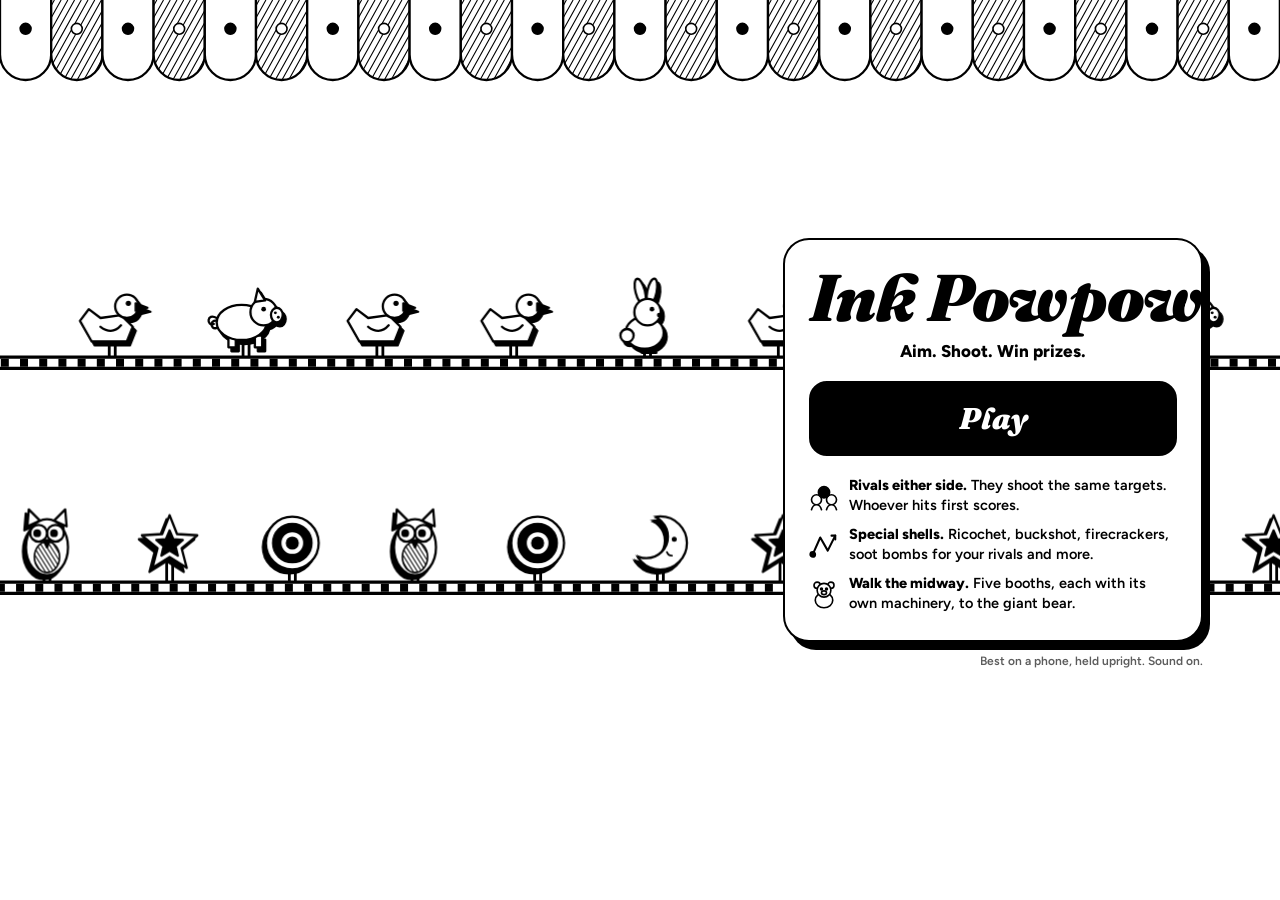
<file: index.html>
<!doctype html>
<html lang="en">
<head>
<meta charset="utf-8">
<meta name="viewport" content="width=device-width, initial-scale=1, viewport-fit=cover">
<title>Ink Powpow: aim, shoot, win prizes</title>
<meta name="description" content="A minimal ink-drawn fairground shooting gallery. Out-shoot the rivals either side of you, booth by booth, and win the giant bear.">
<meta name="theme-color" content="#ffffff">
<link rel="manifest" href="/manifest.webmanifest">
<link rel="icon" type="image/svg+xml" href="/icons/icon.svg">
<meta name="apple-mobile-web-app-capable" content="yes">
<meta name="mobile-web-app-capable" content="yes">
<meta name="apple-mobile-web-app-title" content="Ink Powpow">
<meta property="og:type" content="website">
<meta property="og:site_name" content="Ink Powpow">
<meta property="og:title" content="Ink Powpow">
<meta property="og:description" content="Aim. Shoot. Win prizes.">
<link rel="preconnect" href="https://fonts.googleapis.com">
<link rel="preconnect" href="https://fonts.gstatic.com" crossorigin>
<link href="https://fonts.googleapis.com/css2?family=Fraunces:ital,opsz,wght@1,9..144,900&family=Figtree:wght@600;800&display=swap" rel="stylesheet">
<style>
:root{--paper:#fff;--ink:#000;--soft:#5c5c5c;--display:"Fraunces",Georgia,serif;--ui:"Figtree",system-ui,-apple-system,"Segoe UI",sans-serif;color-scheme:light;box-sizing:border-box}
@media (prefers-color-scheme:dark){:root:not([data-theme="light"]){--paper:#fff;--ink:#000;--soft:#5c5c5c}}
:root[data-theme="dark"]{--paper:#fff;--ink:#000;--soft:#5c5c5c}
*,*::before,*::after{box-sizing:inherit}
html,body{margin:0;min-height:100%;background:var(--paper);color:var(--ink);font-family:var(--ui)}
canvas{position:fixed;inset:0;width:100%;height:100%;display:block;z-index:0}
main{position:relative;z-index:1;min-height:100vh;min-height:100dvh;display:grid;place-items:end center;align-content:end;padding:24px 16px calc(env(safe-area-inset-bottom,0px) + 18px)}
@media (min-aspect-ratio:1/1){main{place-items:center end;align-content:center;padding-right:6vw}}
.card{width:min(420px,100%);background:var(--paper);border:2.5px solid var(--ink);border-radius:26px;box-shadow:7px 8px 0 var(--ink);padding:26px 24px 22px;text-align:center;
  animation:in .8s cubic-bezier(.3,.7,.3,1) both .2s}
@keyframes in{0%{opacity:0;transform:translateY(60px) scale(.8,1.2)}55%{opacity:1;transform:translateY(-8px) scale(1.04,.96)}78%{transform:translateY(2px) scale(.99,1.01)}100%{transform:none}}
h1{font-family:var(--display);font-style:italic;font-weight:900;font-size:clamp(40px,11.5vw,66px);white-space:nowrap;line-height:.95;margin:0;letter-spacing:-.01em}
.tag{font-weight:800;font-size:17px;margin:12px 0 20px}
.play{display:block;width:100%;background:var(--ink);color:var(--paper);text-decoration:none;border-radius:18px;padding:17px 20px;font-family:var(--display);font-style:italic;font-weight:900;font-size:30px;
  border:2.5px solid var(--ink);transition:transform .22s cubic-bezier(.34,1.56,.64,1)}
.play:hover{transform:translateY(-2px)}
.play:active{transform:scale(1.04,.9)}
.play:focus-visible{outline:3px solid var(--ink);outline-offset:4px}
.feats{list-style:none;padding:0;margin:20px 0 4px;display:grid;gap:10px;text-align:left}
.feats li{display:grid;grid-template-columns:30px 1fr;gap:10px;align-items:center;font-weight:600;font-size:14.5px;line-height:1.35}
.feats svg{width:30px;height:30px}
.feats b{font-weight:800}
footer{margin-top:12px;font-size:12px;font-weight:600;color:var(--soft)}
@media (prefers-reduced-motion:reduce){.card{animation:none}}
</style>
</head>
<body>
<canvas id="c" aria-hidden="true"></canvas>
<main>
  <div class="card">
    <h1>Ink Powpow</h1>
    <p class="tag">Aim. Shoot. Win prizes.</p>
    <a class="play" href="/play/">Play</a>
    <ul class="feats">
      <li><svg viewBox="0 0 48 48" aria-hidden="true"><g fill="#fff" stroke="#000" stroke-width="2.6" stroke-linejoin="round" stroke-linecap="round"><circle cx="12" cy="30" r="8"/><circle cx="36" cy="30" r="8"/><circle cx="24" cy="18" r="9" fill="#000"/><path d="M4 46q2-8 8-8t8 8M28 46q2-8 8-8t8 8"/></g></svg><span><b>Rivals either side.</b> They shoot the same targets. Whoever hits first scores.</span></li>
      <li><svg viewBox="0 0 32 32" aria-hidden="true"><g fill="#fff" stroke="#000" stroke-width="2.2" stroke-linejoin="round" stroke-linecap="round"><path d="M4 26L12 8l8 14 8-16" fill="none"/><path d="M24 6h4v4" fill="none"/><circle cx="4" cy="26" r="2.5" fill="#000"/></g></svg><span><b>Special shells.</b> Ricochet, buckshot, firecrackers, soot bombs for your rivals and more.</span></li>
      <li><svg viewBox="0 0 48 48" aria-hidden="true"><g fill="#fff" stroke="#000" stroke-width="2.6" stroke-linejoin="round" stroke-linecap="round"><circle cx="13" cy="10" r="5"/><circle cx="35" cy="10" r="5"/><ellipse cx="24" cy="34" rx="14" ry="12"/><circle cx="24" cy="18" r="11"/><circle cx="20" cy="16" r="1.5" fill="#000"/><circle cx="28" cy="16" r="1.5" fill="#000"/><ellipse cx="24" cy="22" rx="4" ry="3"/></g></svg><span><b>Walk the midway.</b> Five booths, each with its own machinery, to the giant bear.</span></li>
    </ul>
  </div>
  <footer>Best on a phone, held upright. Sound on.</footer>
</main>
<script src="/play/js/gallery.js"></script>
<script src="/play/js/art.js"></script>
<script>
if('serviceWorker' in navigator&&location.protocol==='https:') navigator.serviceWorker.register('/sw.js').catch(()=>{});
/* ---------- a striped awning over two rails of tin targets; corks knock them flat now and then ---------- */
(()=>{
  const cv=document.getElementById('c'), ctx=cv.getContext('2d');
  const still=matchMedia('(prefers-reduced-motion: reduce)').matches;
  let W=0,H=0,D=1,S=1;
  function resize(){ D=Math.min(2,devicePixelRatio||1); W=innerWidth; H=innerHeight; cv.width=W*D; cv.height=H*D; S=Math.min(1.6,Math.max(.9,Math.min(W,H)/360)); resetSprites(S*D); }
  addEventListener('resize',resize); resize();
  const rails=[
    {y:.14, dir:1, speed:40, gap:86, pool:['duck','duck','rabbit','duck','pig','box']},
    {y:.27, dir:-1, speed:55, gap:78, pool:['star','moon','bullseye','star','bottle','owl']},
  ];
  const down={}; let pops=[], nextShot=1.2;
  function awning(t){
    const w=32*S, y=34*S;
    ctx.lineJoin='round';
    for(let x=0,i=0;x<W+w;x+=w,i++){
      ctx.beginPath(); ctx.moveTo(x,-2); ctx.lineTo(x,y); ctx.arc(x+w/2,y,w/2,Math.PI,0,true); ctx.lineTo(x+w,-2); ctx.closePath();
      ctx.fillStyle='#fff'; ctx.fill();
      if(i%2){ ctx.save(); ctx.clip(); ctx.beginPath(); for(let k=-40*S;k<60*S;k+=4.2*S){ ctx.moveTo(x+k,0); ctx.lineTo(x+k-30*S,y+20*S);} ctx.lineWidth=1.1; ctx.strokeStyle='#000'; ctx.stroke(); ctx.restore(); }
      ctx.beginPath(); ctx.moveTo(x,-2); ctx.lineTo(x,y); ctx.arc(x+w/2,y,w/2,Math.PI,0,true); ctx.lineTo(x+w,-2); ctx.lineWidth=2.3; ctx.strokeStyle='#000'; ctx.stroke();
    }
    for(let x=0;x<W+w;x+=w){ const on=(Math.floor(t*3)+Math.round(x/w))%2===0; ctx.beginPath(); ctx.arc(x+w/2,18*S,3.4*S,0,Math.PI*2); ctx.fillStyle=on?'#fff':'#000'; ctx.fill(); ctx.lineWidth=1.6; ctx.stroke(); }
  }
  function frame(ms){
    const t=ms/1000;
    ctx.setTransform(D,0,0,D,0,0); ctx.clearRect(0,0,W,H);
    const land=W>H, dt=1/60;
    rails.forEach((r,ri)=>{
      const y=(land?[.3,.55][ri]:r.y)*H+30*S, ty=y+28*S, L=W/S+120, n=Math.max(3,Math.round(L/r.gap)), step=L/n;
      ctx.save(); ctx.scale(S,S);
      const yy=y/S, tyy=ty/S, mt=still?0:t;
      const slots=[];
      for(let k=0;k<n;k++){
        const u=k*step+r.dir*r.speed*mt, c=Math.floor(u/L), x=u-c*L-60, type=r.pool[Math.floor(E.hash(ri,k,c)*r.pool.length)], key=ri+'/'+k+'/'+c;
        slots.push({x,type,key});
        if(!down[key]){ const T=E.T[type]; ctx.beginPath(); ctx.moveTo(x,yy+T.ry*.5); ctx.lineTo(x,tyy); ctx.lineWidth=5.5; ctx.strokeStyle='#000'; ctx.stroke(); ctx.lineWidth=2; ctx.strokeStyle='#fff'; ctx.stroke(); }
      }
      ctx.beginPath(); ctx.moveTo(-10,tyy); ctx.lineTo(W/S+10,tyy); ctx.lineWidth=9; ctx.strokeStyle='#000'; ctx.stroke(); ctx.lineWidth=5; ctx.strokeStyle='#fff'; ctx.stroke();
      ctx.lineDashOffset=-(r.dir*r.speed*mt)%12; ctx.setLineDash([5,7]); ctx.strokeStyle='#000'; ctx.stroke(); ctx.setLineDash([]);
      slots.forEach(s=>{
        const T=E.T[s.type], base=T.ry*.95, d=down[s.key], age=d?t-d:0;
        let sy=1, kind='front';
        if(d){ if(age<.22) sy=Math.cos(age/.22*Math.PI/2); else { kind='back'; sy=.16; } }
        const sp=sprite(s.type,kind);
        ctx.save(); ctx.translate(s.x,yy+base); ctx.scale(r.dir<0?-1:1,sy); ctx.drawImage(sp.img,-sp.w/2,-base-sp.h/2,sp.w,sp.h); ctx.restore();
        s.sx=s.x*S; s.sy=yy*S;
      });
      ctx.restore();
      r.slots=slots;
    });
    awning(still?0:t);
    // a cork comes in from below every so often
    if(!still && t>nextShot){
      nextShot=t+.9+Math.random()*1.2;
      const r=rails[Math.random()<.5?0:1], ok=(r.slots||[]).filter(s=>!down[s.key]&&s.sx>40&&s.sx<W-40);
      if(ok.length){ const s=ok[Math.floor(Math.random()*ok.length)]; down[s.key]=t; pops.push({x:s.sx,y:s.sy,t}); }
    }
    pops=pops.filter(p=>t-p.t<.4);
    pops.forEach(p=>{ const u=(t-p.t)/.4; ctx.globalAlpha=1-u; ctx.beginPath(); ctx.arc(p.x,p.y,(8+u*20)*S,0,Math.PI*2); ctx.lineWidth=3*(1-u)+1; ctx.strokeStyle='#000'; ctx.stroke(); ctx.globalAlpha=1; });
    if(!still) requestAnimationFrame(frame);
  }
  document.fonts&&document.fonts.ready.then(()=>{ resetSprites(0); resetSprites(S*D); });
  requestAnimationFrame(frame);
})();
</script>
</body>
</html>
</file>
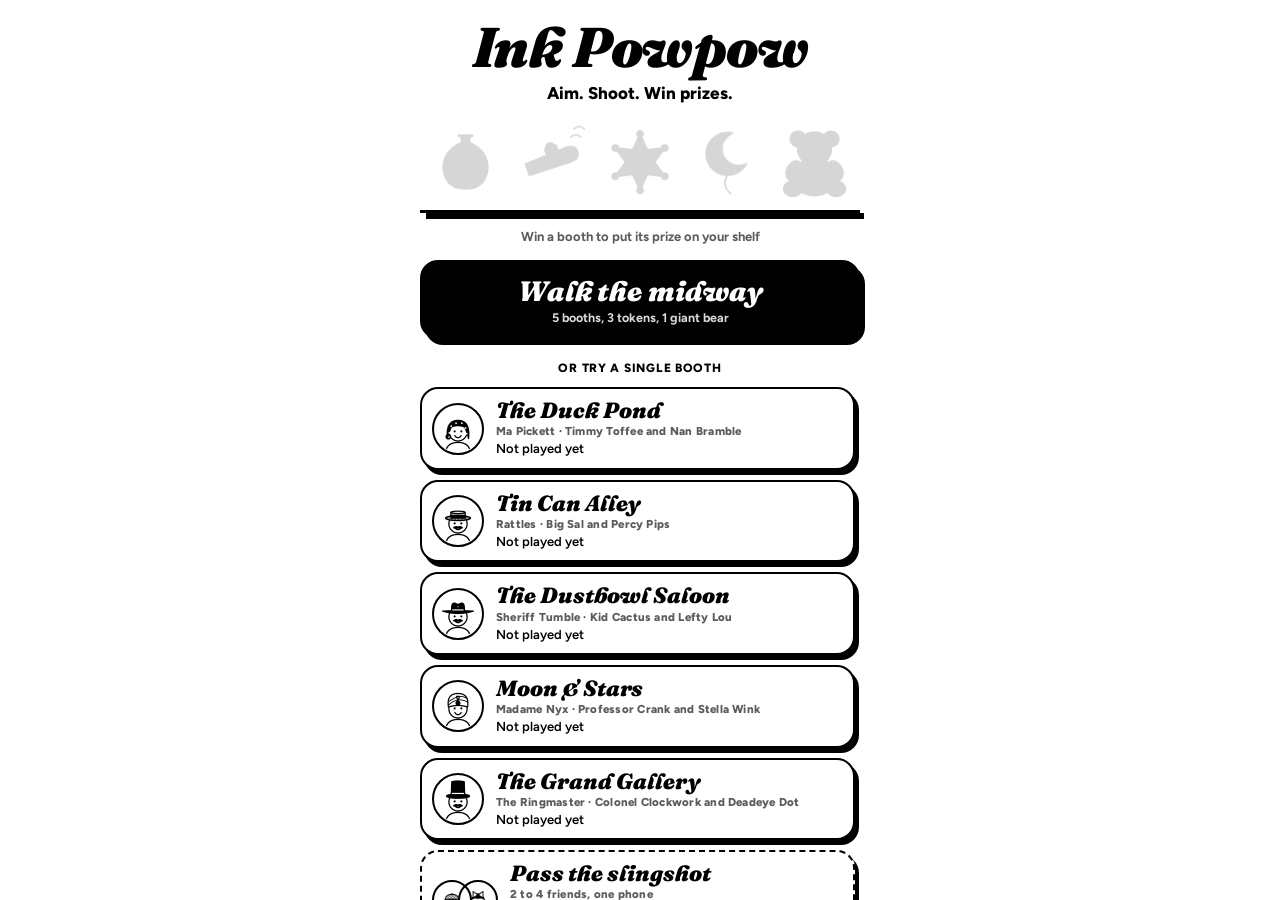
<file: play/index.html>
<!DOCTYPE html>
<html lang="en">
<head>
<meta charset="utf-8">
<meta name="viewport" content="width=device-width, initial-scale=1, viewport-fit=cover">
<title>Ink Powpow: aim, shoot, win prizes</title>
<meta name="theme-color" content="#ffffff">
<meta name="description" content="Aim. Shoot. Win prizes.">
<link rel="manifest" href="/manifest.webmanifest">
<link rel="icon" type="image/svg+xml" href="/icons/icon.svg">
<meta name="apple-mobile-web-app-capable" content="yes">
<meta name="mobile-web-app-capable" content="yes">
<meta name="apple-mobile-web-app-title" content="Ink Powpow">
<meta name="apple-mobile-web-app-status-bar-style" content="default">
<link rel="preconnect" href="https://fonts.googleapis.com">
<link rel="preconnect" href="https://fonts.gstatic.com" crossorigin>
<link href="https://fonts.googleapis.com/css2?family=Fraunces:ital,opsz,wght@0,9..144,800;0,9..144,900;1,9..144,900&family=Figtree:wght@500;600;700;800&display=swap" rel="stylesheet">
<link rel="stylesheet" href="styles.css">
</head>
<body>

<section id="title" class="screen on">
  <div class="home">
    <h1 class="logo">Ink Powpow</h1>
    <p class="tag">Aim. Shoot. Win prizes.</p>
    <div class="shelf" id="shelf"></div>
    <p class="sub shelfnote" id="shelfNote"></p>
    <button class="btn main" id="mainBtn" type="button">Walk the midway</button>
    <p class="kick">Or try a single booth</p>
    <div class="events" id="booths"></div>
    <div class="homelinks"><button class="linkbtn" id="howBtn" type="button">How to play</button></div>
    <div class="toggles" id="homeToggles"></div>
    <div class="foot-note">Best on a phone, held upright. Sound on.</div>
    <div class="ver" id="ver"></div>
  </div>
</section>

<section id="intro" class="screen">
  <div class="panel" id="introPanel"></div>
</section>

<section id="play" class="screen">
  <div class="scores" id="scores"></div>
  <div class="fuse" id="fuse"><span class="rope"><i id="fuseBar"></i></span><b id="secs">40</b>
    <button id="pause" type="button" aria-label="Pause">
      <svg viewBox="0 0 32 32" aria-hidden="true"><rect x="9" y="8" width="5" height="16" rx="1.5" fill="currentColor"/><rect x="18" y="8" width="5" height="16" rx="1.5" fill="currentColor"/></svg>
    </button>
  </div>
  <div class="stage" id="stage"><canvas id="cv" aria-label="The shooting gallery. Tap a target to shoot it."></canvas></div>
  <p class="loadnote" id="loadNote"></p>
  <div class="belt">
    <div class="shells" id="shells"></div>
    <button class="tube" id="tube" type="button" aria-label="Reload"><span class="corks" id="corks"></span><span class="tf"><i id="tubeFill"></i></span><small id="tubeLbl">Reload</small></button>
  </div>
</section>

<section id="cart" class="screen">
  <div class="shophead"><h2>The shell cart</h2><span class="tk big2" id="cartTickets"></span></div>
  <p class="sub" id="cartNote"></p>
  <div class="goods" id="goods"></div>
  <div class="cartbelt" id="cartBelt"></div>
  <button class="btn" id="cartGo" type="button">On</button>
  <button class="linkbtn center" id="cartHome" type="button">Back to the home screen</button>
</section>

<div class="banner" id="banner"></div>
<div class="tip" id="tip" role="status"></div>
<div class="veil" id="veil"><div class="panel" id="sheet"></div></div>

<!-- Order matters: each script can only use what the scripts above it define while loading. main.js is always last. -->
<script src="js/config.js"></script>
<script src="js/gallery.js"></script>
<script src="js/art.js"></script>
<script src="js/audio.js"></script>
<script src="js/ui.js"></script>
<script src="js/booth.js"></script>
<script src="js/screens.js"></script>
<script src="js/main.js"></script>
</body>
</html>
</file>
<file: play/styles.css>
/* Ink Powpow. Paper-and-ink look shared with the other Ink games: white paper, black ink, no other colors.
   Black targets are the ones that cost points; everything else is white tin with ink outlines. */
:root{
  --paper:#ffffff; --ink:#000000; --soft:#5c5c5c;
  --display:"Fraunces", Georgia, "Times New Roman", serif;
  --ui:"Figtree", system-ui, -apple-system, "Segoe UI", sans-serif;
  --spring:cubic-bezier(.34,1.56,.64,1); --settle:cubic-bezier(.3,.7,.3,1);
  color-scheme:light; box-sizing:border-box;
}
@media (prefers-color-scheme: dark){ :root:not([data-theme="light"]){ --paper:#ffffff; --ink:#000000; --soft:#5c5c5c; } }
:root[data-theme="dark"]{ --paper:#ffffff; --ink:#000000; --soft:#5c5c5c; }
*,*::before,*::after{ box-sizing:inherit; }
html{ height:100%; }
html,body{ margin:0; height:100%; background:var(--paper); color:var(--ink); font-family:var(--ui); overflow:hidden; overscroll-behavior:none;
  -webkit-user-select:none; user-select:none; -webkit-touch-callout:none; -webkit-tap-highlight-color:transparent; }
button{ appearance:none; font:inherit; color:inherit; background:none; border:0; padding:0; cursor:pointer; }
input{ -webkit-user-select:text; user-select:text; }

@keyframes cardIn{0%{transform:translateY(60vh) scale(.7,1.3)}55%{transform:translateY(-10px) scale(1.06,.94)}75%{transform:translateY(3px) scale(.98,1.02)}100%{transform:none}}
@keyframes pickIn{0%{opacity:0;transform:translateY(24px) scale(.9,1.12)}60%{opacity:1;transform:translateY(-3px) scale(1.03,.97)}100%{opacity:1;transform:none}}
@keyframes rowIn{0%{opacity:0;transform:translateX(-18px)}70%{opacity:1;transform:translateX(3px)}100%{opacity:1;transform:none}}
@keyframes trophyIn{0%{opacity:0;transform:translateY(-120px) scale(.7,1.3)}45%{opacity:1;transform:translateY(0) scale(1.25,.72)}62%{transform:translateY(-14px) scale(.9,1.12)}78%{transform:translateY(0) scale(1.06,.95)}100%{transform:none}}
@keyframes wob{0%,100%{transform:rotate(-4deg)}50%{transform:rotate(4deg)}}
@keyframes sizzle{0%,100%{transform:translate(50%,-50%) scale(1)}50%{transform:translate(50%,-50%) scale(1.3,.8)}}
@keyframes blink{0%,100%{opacity:1}50%{opacity:.35}}

.screen{ position:absolute; inset:0; display:none; flex-direction:column; max-width:480px; margin:0 auto;
  padding:calc(env(safe-area-inset-top,0px) + 12px) 16px calc(env(safe-area-inset-bottom,0px) + 12px); }
.screen.on{ display:flex; }

/* ---------- shared pieces from the other Ink games ---------- */
.panel{ background:var(--paper); border:2.5px solid var(--ink); border-radius:24px; box-shadow:7px 8px 0 var(--ink);
  padding:22px 18px 18px; width:min(440px,100%); text-align:center; animation:cardIn .6s var(--settle); }
.panel h2{ font-family:var(--display); font-weight:900; font-style:italic; font-size:32px; line-height:1.05; margin:0; text-wrap:balance; }
.panel p{ margin:6px 0 16px; font-weight:700; color:var(--soft); line-height:1.4; }
.logo{ font-family:var(--display); font-style:italic; font-weight:900; font-size:56px; line-height:.95; letter-spacing:-.01em; margin:0 0 4px; }
.tag{ font-weight:800; font-size:17px; margin:10px 0 4px; }
.btn{ appearance:none; border:2.5px solid var(--ink); background:var(--ink); color:var(--paper); border-radius:14px; padding:13px 22px;
  font-family:var(--ui); font-weight:800; font-size:16px; cursor:pointer; width:100%; line-height:1.1; transition:transform .2s var(--spring); }
.btn:active{ transform:scale(1.04,.9); }
.btn.ghost{ background:var(--paper); color:var(--ink); }
.btn:disabled{ opacity:.3; cursor:default; transform:none; }
.btn:focus-visible,.event:focus-visible,.linkbtn:focus-visible,.shell:focus-visible,.good:focus-visible,.tube:focus-visible,.seg button:focus-visible,.tog:focus-visible{ outline:3px solid var(--ink); outline-offset:3px; }
.linkbtn{ appearance:none; border:0; background:none; padding:2px 4px; font:inherit; font-weight:800; color:var(--ink); text-decoration:underline; text-underline-offset:3px; cursor:pointer; }
.linkbtn.center{ display:block; margin:10px auto 0; font-size:13px; }
.how{ text-align:left; font-size:13px; font-weight:600; border:1.5px dashed var(--ink); border-radius:12px; padding:10px 12px; margin:10px 0 14px; line-height:1.45; }
.how p{ margin:0 0 8px !important; color:var(--ink) !important; font-weight:600 !important; }
.how p:last-child{ margin:0 !important; }
.how b{ font-weight:800; }
.sub{ font-size:13px; font-weight:700; color:var(--soft); line-height:1.25; }
.evn{ font-size:12px !important; font-weight:800 !important; color:var(--ink) !important; margin:0 0 4px !important; letter-spacing:.02em; }
.resnote{ font-size:12.5px !important; font-weight:700 !important; color:var(--ink) !important; margin:-4px 0 12px !important; line-height:1.4; display:flex; align-items:center; justify-content:center; gap:6px; }
.panel > .btn + .btn{ margin-top:8px; }
.panel > .linkbtn{ display:inline-block; margin-top:12px; font-size:13px; }
.board{ border:2px solid var(--ink); border-radius:14px; overflow:hidden; margin:10px 0 16px; text-align:left; }
.board .row{ display:grid; grid-template-columns:1fr auto; align-items:center; gap:10px; padding:9px 12px; border-top:1.5px solid var(--ink); animation:rowIn .45s var(--settle) both; }
.board .row:first-child{ border-top:0; }
.board .row.me{ background:var(--ink); color:var(--paper); }
.board .nm{ font-weight:800; font-size:14px; line-height:1.2; }
.board .nm small{ display:block; font-weight:600; font-size:12px; opacity:.75; margin-top:2px; }
.board b{ font-family:var(--display); font-weight:900; font-size:21px; text-align:right; font-variant-numeric:tabular-nums; }
.award{ display:grid; place-items:center; margin:0 0 8px; }
.award .troph{ width:130px; height:130px; animation:trophyIn 1s var(--settle) both .2s; transform-origin:50% 100%; }
.award p{ margin:2px 0 0 !important; font-family:var(--display); font-style:italic; font-weight:900; font-size:20px; color:var(--ink) !important; }
.ver{ font-size:11.5px; font-weight:700; color:var(--soft); margin-top:6px; }
.foot-note{ font-size:12px; font-weight:600; color:var(--soft); margin-top:12px; }
.prog{ display:flex; gap:7px; justify-content:center; align-items:center; margin:0 0 12px; }
.prog i{ width:12px; height:12px; border:2px solid var(--ink); border-radius:50%; }
.prog i.done{ background:var(--ink); }
.prog i.now{ background:var(--ink); transform:scale(1.35); }
.prog i.crown{ width:22px; height:16px; border:0; border-radius:0; display:grid; place-items:center; background:none; }
.prog i.crown svg{ width:22px; height:16px; }
.prog i.crown:not(.done):not(.now) svg path{ fill:var(--paper); }
.lifeRow{ display:flex; align-items:center; gap:10px; text-align:left; font-size:12.5px; font-weight:700; margin:0 0 10px; line-height:1.35; }
.lifeRow.center{ justify-content:center; margin:0 0 12px; }
.tokens{ display:flex; gap:5px; flex:none; }
.tokens i{ width:16px; height:16px; border:2px solid var(--ink); border-radius:50%; position:relative; }
.tokens i.on{ background:var(--ink); box-shadow:inset 0 0 0 3px var(--paper); }
.tk{ display:inline-flex; align-items:center; gap:4px; font-family:var(--display); font-weight:900; font-size:18px; margin-left:auto; }
.tk svg{ width:24px; height:24px; }
.tk.big2{ font-size:26px; margin:0; }
.tk.big2 svg{ width:32px; height:32px; }
.ico{ width:24px; height:24px; display:block; flex:none; }
.ico.in{ display:inline-block; width:20px; height:20px; }
.minibelt{ display:flex; gap:4px; }
.minibelt span{ width:30px; height:30px; border:2px solid var(--ink); border-radius:50%; display:grid; place-items:center; }
.minibelt svg{ width:20px; height:20px; }

/* ---------- home ---------- */
#title{ overflow:auto; }
.home{ width:min(440px,100%); margin:auto; text-align:center; padding:8px 0 4px; }
.shelf{ display:grid; grid-template-columns:repeat(5,1fr); gap:4px; align-items:end; margin:16px 0 0; padding:0 4px 8px; border-bottom:3px solid var(--ink); position:relative; }
.shelf::after{ content:""; position:absolute; left:6px; right:-4px; bottom:-9px; height:6px; background:var(--ink); }
.prize{ margin:0; position:relative; }
.prize img{ width:100%; display:block; }
.prize.won img{ animation:pickIn .5s var(--settle) both; }
.prize .x2{ position:absolute; top:0; right:0; background:var(--ink); color:var(--paper); border-radius:999px; padding:1px 7px; font-family:var(--display); font-weight:900; font-size:13px; }
.shelfnote{ margin:16px 0 14px; }
.btn.main{ font-family:var(--display); font-style:italic; font-weight:900; font-size:28px; padding:14px 20px 12px; border-radius:18px; box-shadow:5px 6px 0 var(--ink); }
.btn.main small{ display:block; font-family:var(--ui); font-style:normal; font-weight:700; font-size:12.5px; margin-top:5px; opacity:.85; }
.kick{ font-size:12px; font-weight:800; letter-spacing:.06em; text-transform:uppercase; margin:22px 0 0; }
.events{ display:grid; gap:10px; margin:12px 0 14px; padding-right:5px; }
.event{ display:grid; grid-template-columns:auto 1fr; gap:12px; align-items:center; text-align:left; border:2.5px solid var(--ink); border-radius:18px; padding:10px 14px 10px 10px;
  background:var(--paper); box-shadow:4px 5px 0 var(--ink); animation:pickIn .55s var(--settle) both; transition:transform .2s var(--spring); }
.event:active{ transform:scale(1.03,.94); }
.event .bf{ width:52px; height:52px; display:block; border:2px solid var(--ink); border-radius:50%; }
.event .fr{ display:flex; }
.event .fr .bf{ width:40px; height:40px; }
.event .fr .bf + .bf{ margin-left:-14px; }
.ev{ display:grid; gap:2px; min-width:0; }
.ev b{ font-family:var(--display); font-style:italic; font-weight:900; font-size:22px; line-height:1.05; }
.ev i{ font-style:normal; font-size:11.5px; font-weight:800; color:var(--soft); letter-spacing:.02em; }
.ev span{ font-size:13px; font-weight:600; line-height:1.35; }
.ev strong{ font-weight:800; }
.event.friends{ border-style:dashed; }
.homelinks{ margin:4px 0 8px; }
.toggles{ display:flex; gap:8px; justify-content:center; margin:8px 0 0; }
.tog{ display:inline-flex; align-items:center; gap:6px; border:2px solid var(--ink); border-radius:999px; padding:5px 12px 5px 8px; font-size:12.5px; font-weight:800; opacity:.5; }
.tog.on{ opacity:1; }
.tog svg{ width:20px; height:20px; }

/* ---------- booth intro ---------- */
#intro{ justify-content:center; align-items:center; overflow:auto; }
#intro .panel{ margin:auto; }
.barker{ display:grid; grid-template-columns:64px 1fr; gap:12px; align-items:center; text-align:left; margin:12px 0 10px; }
.barker p{ margin:0 !important; color:var(--ink) !important; font-weight:600 !important; font-size:14px; }
.barker b{ font-weight:800; }
.bigface{ width:64px; height:64px; display:block; border:2.5px solid var(--ink); border-radius:50%; }
.bigface.c{ width:84px; height:84px; margin:0 auto 10px; }
.rivals{ display:grid; grid-template-columns:1fr 1fr; gap:8px; margin:0 0 14px; }
.rival{ border:2px solid var(--ink); border-radius:14px; padding:8px 8px 9px; text-align:center; display:grid; justify-items:center; gap:1px; }
.rival .face{ width:48px; height:48px; border:2px solid var(--ink); border-radius:50%; margin-bottom:4px; }
.rival b{ font-family:var(--display); font-style:italic; font-weight:900; font-size:16px; line-height:1.05; }
.rival small{ font-size:10.5px; font-weight:800; color:var(--soft); letter-spacing:.03em; text-transform:uppercase; }
.rival span{ font-size:12px; font-weight:600; line-height:1.3; margin-top:3px; }

/* ---------- the booth ---------- */
#play{ touch-action:none; max-width:560px; gap:6px; padding:calc(env(safe-area-inset-top,0px) + 8px) 10px calc(env(safe-area-inset-bottom,0px) + 8px); }
.scores{ margin-top:6px; display:grid; grid-template-columns:1fr 1.25fr 1fr; gap:6px; flex:none; }
.plq{ position:relative; display:flex; align-items:center; gap:5px; border:2px solid var(--ink); border-radius:14px; padding:5px 6px; min-width:0; background:var(--paper); }
.plq.you{ background:var(--ink); color:var(--paper); box-shadow:3px 4px 0 var(--ink); border-width:2.5px; justify-content:center; }
.plq .pf{ width:28px; height:28px; border-radius:50%; border:1.5px solid var(--ink); flex:none; }
.pn{ display:grid; min-width:0; line-height:1; }
.pn b{ font-size:11px; font-weight:800; white-space:nowrap; overflow:hidden; text-overflow:ellipsis; }
.plq:not(.you) .pn b{ color:var(--soft); }
.pts{ font-family:var(--display); font-weight:900; font-size:22px; font-variant-numeric:tabular-nums; margin-top:2px; }
.plq.you .pts{ font-size:28px; }
.plq .side{ font-style:normal; font-size:13px; margin-left:auto; }
.plq#pl0 .side{ order:-1; margin:0; }
.plq#pl0 .pf{ order:-2; }
.mul{ font-family:var(--display); font-weight:900; font-size:16px; border:2px solid var(--paper); border-radius:999px; padding:1px 7px; opacity:.45; }
.mul.hot{ opacity:1; background:var(--paper); color:var(--ink); }
.ldr{ position:absolute; top:-12px; left:50%; transform:translateX(-50%); width:24px; height:18px; display:none; }
.ldr svg{ width:24px; height:18px; }
.plq.you .ldr svg path{ stroke:var(--ink); }
.plq.lead .ldr{ display:block; animation:wob 1.2s ease-in-out infinite; }
.fuse{ position:relative; display:flex; align-items:center; gap:8px; flex:none; height:44px; }
.fuse .rope{ flex:1; height:6px; position:relative; }
.fuse .rope::before{ content:""; position:absolute; inset:2px 0; border-top:2px dashed var(--ink); opacity:.3; }
.fuse .rope i{ position:absolute; inset:0; background:repeating-linear-gradient(-60deg, var(--ink) 0 3px, var(--paper) 3px 6px); border:2px solid var(--ink); border-radius:4px; transform-origin:0 50%; }
.fuse b{ font-family:var(--display); font-weight:900; font-size:20px; min-width:1.4em; text-align:right; font-variant-numeric:tabular-nums; }
.fuse.late b{ animation:blink .5s linear infinite; }
.stage{ position:relative; flex:1; min-height:0; margin:0 -10px; }
#cv{ position:absolute; inset:0; width:100%; height:100%; display:block; touch-action:none; cursor:crosshair; }
.loadnote{ flex:none; margin:0; font-size:12px; font-weight:600; line-height:1.3; text-align:center; min-height:0; max-height:0; overflow:hidden; transition:max-height .2s; }
.loadnote.on{ max-height:40px; }
.loadnote b{ font-weight:800; }
.belt{ flex:none; display:grid; grid-template-columns:1fr auto; gap:8px; align-items:center; }
.tube{ position:relative; display:grid; gap:3px; justify-items:center; border:2.5px solid var(--ink); border-radius:14px; padding:6px 8px 5px; background:var(--paper); box-shadow:3px 4px 0 var(--ink); min-width:96px; }
.corks{ display:flex; gap:2px; }
.corks i{ width:9px; height:15px; border:1.8px solid var(--ink); border-radius:2px 2px 4px 4px; clip-path:polygon(0 0,100% 0,85% 100%,15% 100%); background:var(--paper); }
.corks i.on{ background:var(--ink); }
.tube .tf{ position:absolute; left:6px; right:6px; bottom:4px; height:3px; }
.tube .tf i{ position:absolute; inset:0; background:var(--ink); transform-origin:0 50%; transform:scaleX(0); }
.tube small{ font-size:10.5px; font-weight:800; }
.tube.reloading{ box-shadow:none; transform:translateY(2px); }
.tube.reloading small{ animation:blink .6s linear infinite; }
.shells{ display:flex; flex-wrap:wrap; gap:5px; justify-content:flex-start; min-width:0; }
.shell{ position:relative; width:39px; display:grid; justify-items:center; gap:1px; border:2.5px solid var(--ink); border-radius:14px; padding:5px 2px 4px; background:var(--paper); box-shadow:3px 4px 0 var(--ink); transition:transform .2s var(--spring); }
.shell .ico{ width:22px; height:22px; }
.shell small{ display:none !important; }
.shell.empty{ height:40px !important; }
.shell small{ font-size:9px; font-weight:800; line-height:1; white-space:nowrap; max-width:48px; overflow:hidden; text-overflow:ellipsis; }
.shell.on{ background:var(--ink); color:var(--paper); transform:translateY(-6px); box-shadow:4px 8px 0 var(--ink); }
.shell.on .ico g{ stroke:var(--paper); }
.shell.empty{ border-style:dashed; box-shadow:none; opacity:.25; height:48px; }
#pause{ flex:none; width:40px; height:40px; border-radius:50%; border:2.5px solid var(--ink); background:var(--paper); color:var(--ink);
  box-shadow:3px 4px 0 var(--ink); display:grid; place-items:center; cursor:pointer; padding:0; transition:transform .28s var(--spring); }
#pause svg{ width:26px; height:26px; }
#pause:active{ transform:scale(1.12,.86); }
#pause:focus-visible{ outline:3px solid var(--ink); outline-offset:4px; }
@media (max-width:380px){ .shell{ width:36px; } .shells{ gap:4px; } .tube{ min-width:76px; padding:6px 6px 5px; } .corks i{ width:8px; } }

.banner{ position:fixed; left:50%; top:40%; transform:translate(-50%,-50%); z-index:40; display:none; max-width:min(340px,86vw); text-align:center; background:var(--ink); color:var(--paper); border-radius:18px;
  padding:10px 24px 12px; box-shadow:0 0 0 3px var(--paper), 7px 8px 0 3px var(--ink); pointer-events:none; }
.banner.on{ display:block; }
.banner.mini{ top:24%; padding:6px 16px 8px; }
.banner.mini b{ font-size:22px; }
.banner.mini small{ font-size:12px; margin-top:2px; }
.banner b{ display:block; font-family:var(--display); font-style:italic; font-weight:900; font-size:34px; line-height:1.1; text-wrap:balance; }
.banner small{ display:block; font-size:13px; font-weight:700; margin-top:4px; line-height:1.35; }

/* ---------- the shell cart ---------- */
#cart{ gap:10px; overflow:auto; }
.shophead{ display:flex; justify-content:space-between; align-items:center; }
.shophead h2{ font-family:var(--display); font-style:italic; font-weight:900; font-size:34px; margin:0; }
.goods{ display:grid; gap:10px; margin:4px 0 auto; padding:4px 5px 8px 0; }
.good{ display:grid; grid-template-columns:44px 1fr auto; gap:10px; align-items:center; text-align:left; border:2.5px solid var(--ink); border-radius:16px; padding:8px 10px;
  background:var(--paper); box-shadow:4px 5px 0 var(--ink); animation:pickIn .5s var(--settle) both; transition:transform .2s var(--spring); }
.good:active{ transform:scale(1.03,.94); }
.good.up{ border-style:double; border-width:5px; padding:6px 8px; }
.good:disabled{ box-shadow:none; border-style:dashed; }
.good:disabled > *{ opacity:.4; }
.good.sold > *{ opacity:.35; }
.gi{ width:44px; height:44px; border:2px solid var(--ink); border-radius:50%; display:grid; place-items:center; }
.gi .ico{ width:28px; height:28px; }
.gt b{ display:block; font-family:var(--display); font-style:italic; font-weight:900; font-size:19px; line-height:1.05; }
.gt small{ display:block; font-size:12px; font-weight:600; line-height:1.35; margin-top:2px; }
.price{ display:flex; align-items:center; gap:2px; font-family:var(--display); font-weight:900; font-size:18px; }
.price svg{ width:22px; height:22px; }
.cartbelt{ display:flex; align-items:center; justify-content:space-between; gap:8px; border:1.5px dashed var(--ink); border-radius:12px; padding:8px 10px; }

/* ---------- overlay cards and tips ---------- */
.veil{ position:fixed; inset:0; z-index:30; display:none; overflow-y:auto; background:rgba(255,255,255,.82);
  padding:calc(env(safe-area-inset-top,0px) + 16px) 16px calc(env(safe-area-inset-bottom,0px) + 16px); }
.veil.on{ display:grid; }
.veil .panel{ margin:auto; }
.veil .toggles{ margin-top:14px; }
.tip{ position:fixed; left:16px; right:16px; bottom:calc(env(safe-area-inset-bottom,0px) + 118px); z-index:25; display:none; max-width:420px; margin:0 auto; background:var(--paper);
  border:2.5px solid var(--ink); border-radius:16px; box-shadow:4px 5px 0 var(--ink); padding:12px 14px 10px; font-size:13.5px; font-weight:600; line-height:1.4; text-align:left; pointer-events:auto; }
.tip.on{ display:block; }
.tip b{ font-weight:800; }
.tip .linkbtn{ display:block; margin:6px 0 0 auto; }
.seg{ display:flex; gap:6px; justify-content:center; margin:0 0 14px; }
.seg.wrap{ flex-wrap:wrap; }
.seg button{ border:2px solid var(--ink); border-radius:999px; padding:7px 14px; font-weight:800; font-size:13.5px; }
.seg button.on{ background:var(--ink); color:var(--paper); }
.names{ display:grid; gap:8px; margin:0 0 14px; }
.names label{ display:flex; gap:8px; align-items:center; }
.names .pf{ width:36px; height:36px; border:2px solid var(--ink); border-radius:50%; flex:none; }
.names input{ flex:1; min-width:0; border:2px solid var(--ink); border-radius:12px; padding:9px 12px; font:inherit; font-weight:700; font-size:16px; background:var(--paper); color:var(--ink); }
.names input:focus{ outline:3px solid var(--ink); outline-offset:1px; }
.tgts{ display:grid; grid-template-columns:1fr 1fr; gap:6px 10px; text-align:left; margin:0 0 14px; }
.tgts span{ display:grid; grid-template-columns:36px 1fr; column-gap:6px; align-items:center; font-size:12px; font-weight:600; line-height:1.25; }
.tgts .ti{ width:36px; height:36px; grid-row:span 2; }
.tgts b{ font-weight:800; font-size:12.5px; }
.shelllist{ display:grid; gap:6px; text-align:left; margin:0 0 12px; }
.shelllist div{ display:grid; grid-template-columns:28px 1fr; gap:8px; align-items:center; font-size:12.5px; font-weight:600; line-height:1.35; }
.shelllist .ico{ width:28px; height:28px; }
.shelllist b{ font-weight:800; }

@media (prefers-reduced-motion: reduce){
  .panel,.event,.board .row,.award .troph,.good,.prize.won img{ animation:none; }
  .plq.lead .ldr,.fuse.late b,.tube.reloading small{ animation:none; }
  .shell,.event,.btn{ transition:none; }
}
</file>
